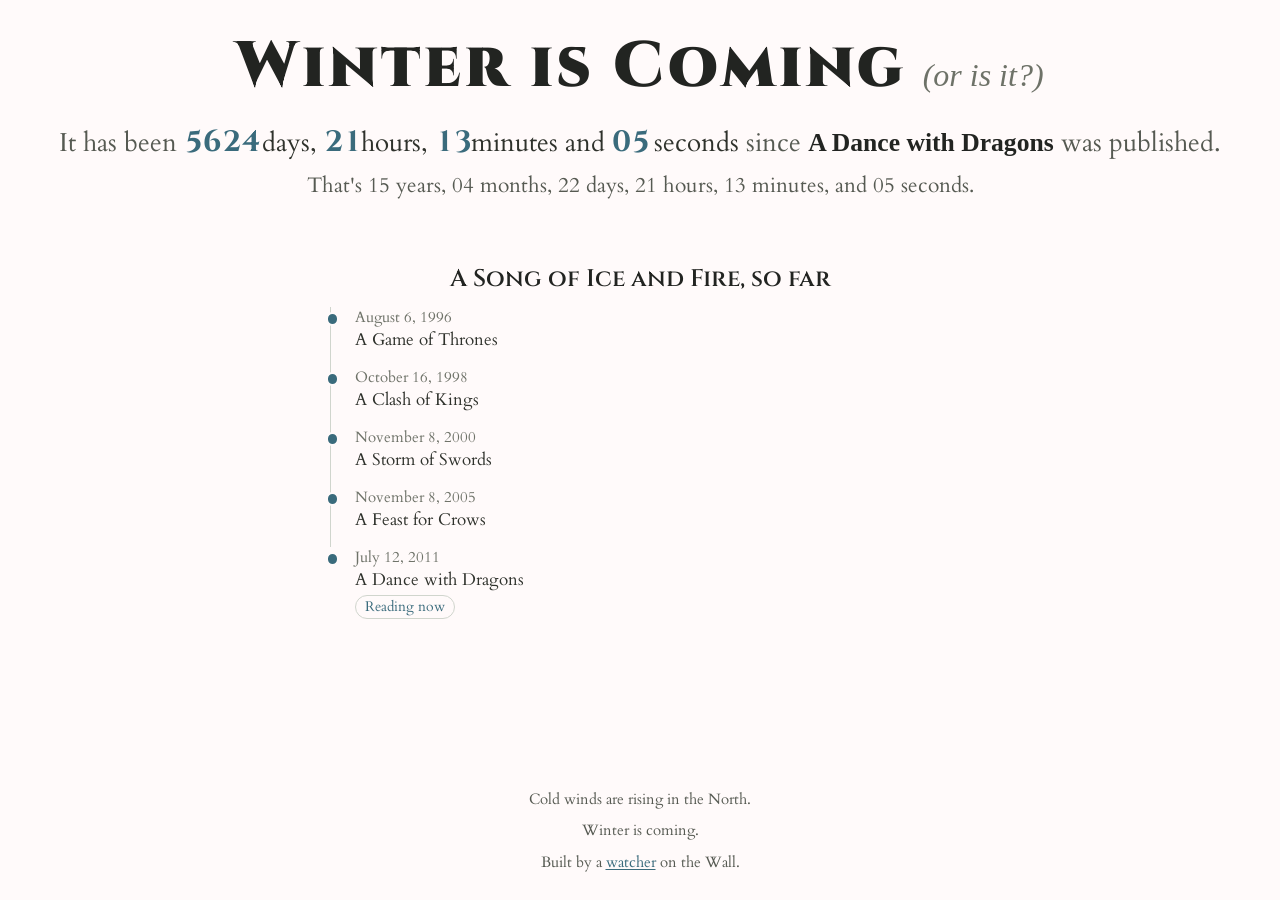
<file: index.html>
<!doctype html>
<html lang="en">
  <head>
    <meta charset="UTF-8" />
    <meta name="viewport" content="width=device-width, initial-scale=1.0" />
    <meta
      name="description"
      content="How long has it been since A Dance with Dragons was published? A live countdown of the wait for The Winds of Winter."
    />
    <meta name="google-site-verification" content="6XmvAf14zx8d5ENP5H38cQV1JYzWniGYxqAa-eo4tVA" />

    <meta property="og:type" content="website" />
    <meta property="og:site_name" content="Winds of Winter Countdown" />
    <meta property="og:title" content="Winds of Winter Countdown" />
    <meta
      property="og:description"
      content="How long has it been since A Dance with Dragons was published? A live countdown of the wait for The Winds of Winter."
    />
    <meta property="og:url" content="https://windsofwinter.pages.dev/" />
    <meta property="og:image" content="https://windsofwinter.pages.dev/og-image.png" />
    <meta property="og:image:type" content="image/png" />
    <meta property="og:image:width" content="1200" />
    <meta property="og:image:height" content="630" />
    <meta
      property="og:image:alt"
      content="Winter is Coming — a live countdown to The Winds of Winter"
    />
    <meta name="twitter:card" content="summary_large_image" />
    <meta name="twitter:image" content="https://windsofwinter.pages.dev/og-image.png" />

    <link rel="preload" href="fonts/cinzel-variable.woff2" as="font" type="font/woff2" crossorigin />
    <link rel="preload" href="fonts/cardo-regular.woff2" as="font" type="font/woff2" crossorigin />
    <link rel="icon" href="favicon.svg" type="image/svg+xml" />
    <link rel="stylesheet" href="styles.css" />
    <title>Winds of Winter Countdown</title>
  </head>
  <body>
    <main>
      <section class="hero" aria-label="Winds of Winter countdown">
        <div class="title-row">
          <div class="headline">Winter is Coming</div>
          <div class="question">(or is it?)</div>
        </div>

        <div class="counter-lines">
          <div id="counter">
            <span class="open">It has been</span>

            <span id="days"></span>
            <span id="days_counter"></span>,
            <span id="hours"></span>
            <span id="hours_counter"></span>,
            <span id="minutes"></span>
            <span id="minutes_counter"></span>
            and
            <span id="seconds"></span>
            <span id="seconds_counter"></span>

            <span class="close">
              since <strong>A Dance with Dragons</strong> was published.</span
            >
          </div>

          <p id="elapsed-time"></p>
        </div>
      </section>

      <section class="book-history" aria-labelledby="book-history-title">
        <h2 id="book-history-title">A Song of Ice and Fire, so far</h2>
        <ol class="timeline">
          <li class="timeline-item">
            <time datetime="1996-08-06">August 6, 1996</time>
            <h3>A Game of Thrones</h3>
          </li>
          <li class="timeline-item">
            <time datetime="1998-10-16">October 16, 1998</time>
            <h3>A Clash of Kings</h3>
          </li>
          <li class="timeline-item">
            <time datetime="2000-11-08">November 8, 2000</time>
            <h3>A Storm of Swords</h3>
          </li>
          <li class="timeline-item">
            <time datetime="2005-11-08">November 8, 2005</time>
            <h3>A Feast for Crows</h3>
          </li>
          <li class="timeline-item">
            <time datetime="2011-07-12">July 12, 2011</time>
            <h3>A Dance with Dragons</h3>
            <span class="reading-label">Reading now</span>
          </li>
        </ol>
      </section>

      <footer class="site-footer">
        <p>Cold winds are rising in the North.</p>
        <p>Winter is coming.</p>
        <p>Built by a <a href="https://abdulkareem.me">watcher</a> on the Wall.</p>
      </footer>

    </main>

    <script src="script.js"></script>
  </body>
</html>
</file>
<file: styles.css>
@font-face {
  font-family: "Cardo";
  font-style: normal;
  font-weight: 400;
  font-display: optional;
  src: url("fonts/cardo-regular.woff2") format("woff2");
}

@font-face {
  font-family: "Cardo";
  font-style: normal;
  font-weight: 700;
  font-display: optional;
  src: url("fonts/cardo-bold.woff2") format("woff2");
}

@font-face {
  font-family: "Cardo";
  font-style: italic;
  font-weight: 400;
  font-display: optional;
  src: url("fonts/cardo-italic.woff2") format("woff2");
}

@font-face {
  font-family: "Cinzel";
  font-style: normal;
  font-weight: 400 900;
  font-display: optional;
  src: url("fonts/cinzel-variable.woff2") format("woff2");
}

:root {
  color-scheme: dark;

  --bg: #222421;
  --text-primary: #f0f0f0;
  --text-body: #dcdcdc;
  --text-muted: #b8b8b8;
  --text-dim: #999999;
  --accent: #a8c5d1;
  --border: #59666a;

  --ease-out: cubic-bezier(0.23, 1, 0.32, 1);
  --ease-in-out: cubic-bezier(0.77, 0, 0.175, 1);
  --duration-press: 160ms;
  --duration-hover: 180ms;
  --duration-enter: 250ms;
  --duration-fade: 400ms;
}

@media (prefers-color-scheme: light) {
  :root {
    color-scheme: light;

    --bg: #fffafa;
    --text-primary: #222421;
    --text-body: #2f322c;
    --text-muted: #565a52;
    --text-dim: #6e7268;
    --accent: #3a6b7c;
    --border: #d0d5cd;
  }
}

* {
  margin: 0;
  padding: 0;
  box-sizing: border-box;
}

::selection {
  color: var(--bg);
  background: var(--text-primary);
}

body {
  background-color: var(--bg);
  min-height: 100vh;
  min-height: 100svh;
  display: flex;
  flex-direction: column;
  justify-content: center;
  text-align: center;
  padding: 1.5rem 2rem;
  gap: 0.5rem;
}

main {
  width: 100%;
  min-height: calc(100svh - 3rem);
  display: flex;
  flex-direction: column;
  align-items: center;
  gap: clamp(2.5rem, 7vh, 4.5rem);
}

.hero {
  display: flex;
  flex-direction: column;
  align-items: center;
  gap: 0.75rem;
  width: 100%;
}

.counter-lines {
  display: flex;
  flex-direction: column;
  gap: 0.5rem;
  width: 100%;
}

.title-row {
  display: flex;
  align-items: baseline;
  gap: 1rem;
  flex-wrap: wrap;
  justify-content: center;
}

.headline {
  font-family: "Cinzel", serif;
  font-weight: 900;
  font-size: clamp(2.5rem, 5vw, 4.5rem);
  color: var(--text-primary);
  letter-spacing: 0.05em;
}

.question {
  font-family: "Cardo", serif;
  font-style: italic;
  font-size: clamp(1.3rem, 3vw, 2rem);
  color: var(--text-dim);
}

#counter {
  width: 100%;
  font-family: "Cardo", serif;
  font-size: clamp(1.1rem, 2.2vw, 1.6rem);
  color: var(--text-body);
  max-width: 100%;
  line-height: 1.4;
  text-align: center;
}

#counter .open,
#counter .close {
  color: var(--text-muted);
}

#counter strong {
  color: var(--text-primary);
  font-weight: 700;
}

.digit-grid {
  display: inline-flex;
  vertical-align: baseline;
}

.digit {
  flex: 0 0 1ch;
  text-align: center;
}

.sr-only {
  user-select: none;
}

.unit-s--hidden {
  visibility: hidden;
  user-select: none;
}

#elapsed-time {
  color: var(--text-muted);
  font-family: "Cardo", serif;
  font-size: clamp(1rem, 1.8vw, 1.3rem);
  line-height: 1.4;
}

.book-history {
  width: min(100%, 620px);
  text-align: left;
}

.book-history h2 {
  margin-bottom: 0.75rem;
  color: var(--text-primary);
  font-family: "Cinzel", serif;
  font-size: clamp(1.15rem, 2vw, 1.5rem);
  font-weight: 600;
  text-align: center;
}

.timeline {
  list-style: none;
}

.timeline-item {
  position: relative;
  min-height: 0;
  padding: 0 0 1rem 1.5rem;
  border-left: 1px solid var(--border);
}

.timeline-item::before {
  position: absolute;
  top: 0.3rem;
  left: -0.32rem;
  width: 0.6rem;
  height: 0.6rem;
  border: 2px solid var(--bg);
  border-radius: 50%;
  background: var(--accent);
  content: "";
}

.timeline-item:last-child {
  min-height: 0;
  padding-bottom: 0;
  border-left-color: transparent;
}

.timeline-item time {
  color: var(--text-dim);
  font-family: "Cardo", serif;
  font-size: 0.95rem;
}

.timeline-item h3 {
  margin-top: 0;
  color: var(--text-body);
  font-family: "Cardo", serif;
  font-size: 1.05rem;
  font-weight: 400;
}

.reading-label {
  display: inline-block;
  margin-top: 0.25rem;
  padding: 0.1rem 0.55rem;
  border: 1px solid var(--border);
  border-radius: 999px;
  color: var(--accent);
  font-family: "Cardo", serif;
  font-size: 0.85rem;
}

.site-footer {
  width: min(100%, 620px);
  margin-top: auto;
  padding-top: 0;
  color: var(--text-muted);
  font-family: "Cardo", serif;
  font-size: 0.95rem;
  line-height: 1.8;
}

.site-footer p + p {
  margin-top: 0.25rem;
}

.site-footer a {
  color: var(--accent);
  text-decoration: underline;
  text-underline-offset: 2px;
  transition: color var(--duration-hover) var(--ease-out);
}

.site-footer a:hover,
.site-footer a:focus-visible {
  color: var(--text-primary);
}

.not-found-body {
  overflow-x: hidden;
}

#snow {
  position: fixed;
  inset: 0;
  width: 100%;
  height: 100%;
  z-index: 0;
  pointer-events: none;
  opacity: 1;
}

@media (prefers-reduced-motion: no-preference) {
  #snow {
    animation: snow-fade-in var(--duration-fade) var(--ease-out) both;
  }
}

@keyframes snow-fade-in {
  from {
    opacity: 0;
  }

  to {
    opacity: 1;
  }
}

.not-found {
  position: relative;
  z-index: 1;
  gap: clamp(2rem, 6vh, 3.5rem);
}

.sr-only,
.nf-sr {
  position: absolute;
  width: 1px;
  height: 1px;
  padding: 0;
  margin: -1px;
  overflow: hidden;
  clip-path: inset(50%);
  white-space: nowrap;
}

.nf-hero {
  display: flex;
  flex: 1;
  flex-direction: column;
  align-items: center;
  justify-content: center;
  gap: 0.9rem;
  width: 100%;
}

.nf-title {
  display: flex;
  flex-direction: column;
  align-items: center;
  gap: 0.15rem;
  font-family: "Cinzel", serif;
  font-weight: 600;
  font-size: clamp(1.4rem, 3.4vw, 2.4rem);
  line-height: 1.25;
  color: var(--text-primary);
}

.nf-title-lead {
  font-size: 0.7em;
  color: var(--text-muted);
}

.nf-others {
  display: block;
  color: var(--accent);
  font-size: 1.15em;
  letter-spacing: 0.06em;
}

.nf-title-sub {
  display: block;
  margin-top: 0.7rem;
  font-family: "Cardo", serif;
  font-style: italic;
  font-weight: 400;
  font-size: 0.62em;
  color: var(--text-muted);
}

.nf-actions {
  display: flex;
  flex-wrap: wrap;
  gap: 0.75rem;
  justify-content: center;
  margin-top: 0.35rem;
}

.nf-title-lead,
.nf-others,
.nf-title-sub,
.nf-actions {
  animation: nf-enter var(--duration-enter) var(--ease-out) both;
}

.nf-title-lead {
  animation-delay: 0ms;
}

.nf-others {
  animation-delay: 70ms;
}

.nf-title-sub {
  animation-delay: 140ms;
}

.nf-actions {
  animation-delay: 210ms;
}

@keyframes nf-enter {
  from {
    opacity: 0;
    transform: translateY(8px);
  }

  to {
    opacity: 1;
    transform: none;
  }
}

@media (prefers-reduced-motion: reduce) {
  .nf-title-lead,
  .nf-others,
  .nf-title-sub,
  .nf-actions {
    animation-name: nf-fade;
    animation-duration: var(--duration-enter);
    animation-timing-function: var(--ease-out);
  }
}

@keyframes nf-fade {
  from {
    opacity: 0;
  }

  to {
    opacity: 1;
  }
}

.nf-btn {
  display: inline-block;
  padding: 0.6rem 1.35rem;
  border: 1px solid var(--text-primary);
  border-radius: 999px;
  background: transparent;
  color: var(--text-primary);
  font-family: "Cardo", serif;
  font-size: 1rem;
  text-decoration: none;
  cursor: pointer;
  transition:
    transform var(--duration-press) var(--ease-out),
    border-color var(--duration-hover) var(--ease-out),
    color var(--duration-hover) var(--ease-out),
    background-color var(--duration-hover) var(--ease-out);
}

.nf-btn:focus-visible {
  outline: 2px solid var(--accent);
  outline-offset: 3px;
}

.nf-btn:hover,
.nf-btn:focus-visible {
  border-color: var(--accent);
  color: var(--accent);
}

@media (hover: hover) and (pointer: fine) {
  .nf-btn:hover {
    transform: translateY(-2px);
  }
}

.nf-btn:active {
  transform: scale(0.97);
}

@media (prefers-reduced-motion: reduce) {
  .nf-btn {
    transition:
      border-color var(--duration-hover) var(--ease-out),
      color var(--duration-hover) var(--ease-out),
      background-color var(--duration-hover) var(--ease-out);
  }

  .nf-btn:hover,
  .nf-btn:focus-visible,
  .nf-btn:active {
    transform: none;
  }
}

@media (max-width: 700px) {
  body {
    padding: 1.5rem 1rem;
  }

  main {
    min-height: 0;
    gap: 2rem;
  }

  .site-footer {
    margin-top: 0;
  }
}

@media (max-width: 700px) {
  .not-found {
    gap: 2rem;
  }
}

#days,
#hours,
#minutes,
#seconds {
  font-family: "Cinzel", serif;
  font-weight: 700;
  color: var(--accent);
  font-size: 1.15em;
}

#days_counter,
#hours_counter,
#minutes_counter,
#seconds_counter {
  color: var(--text-body);
}
</file>
